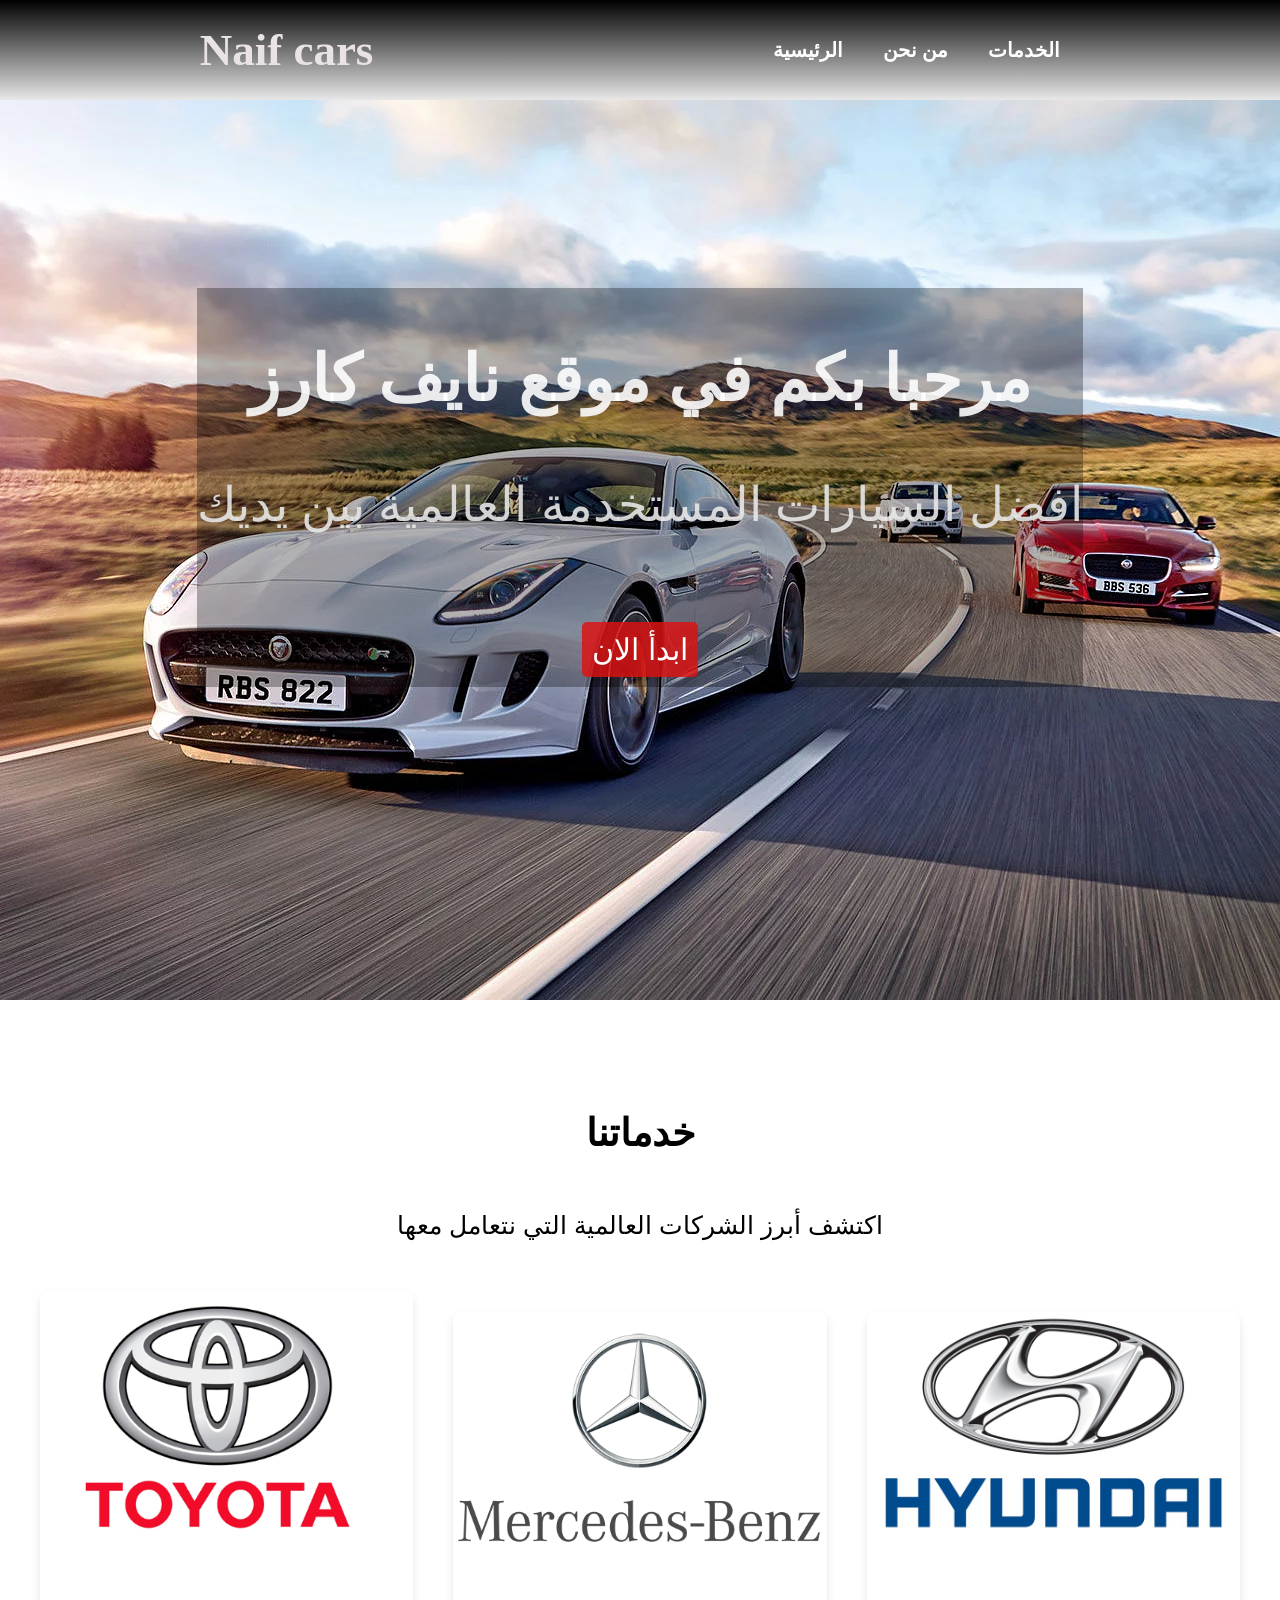
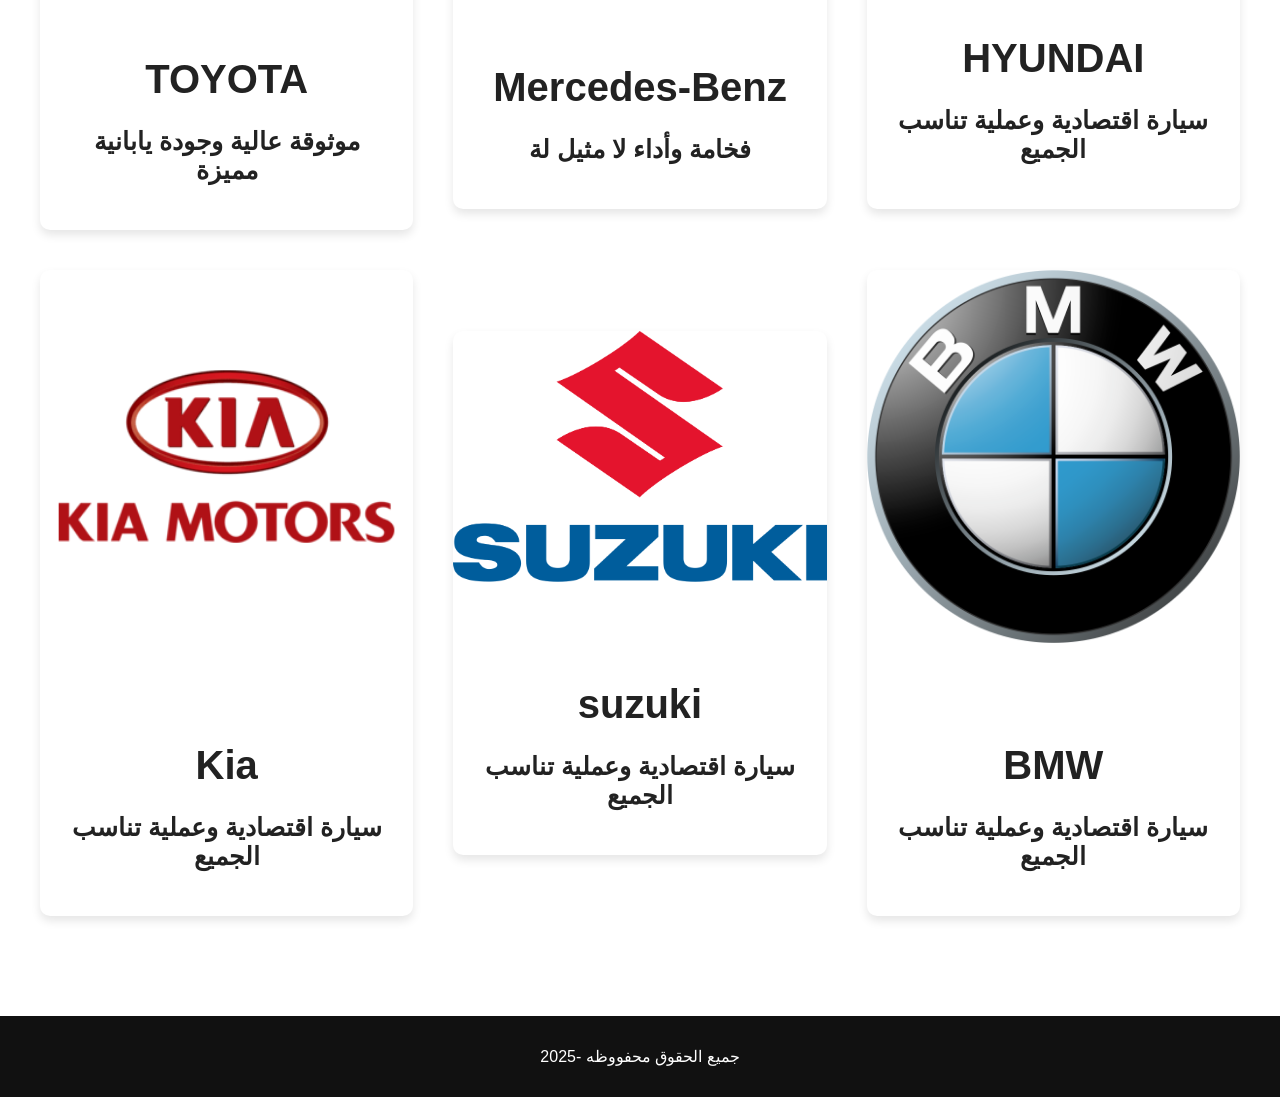
<file: index.html>
<!DOCTYPE html>
<html lang="en">
<head>
    <meta charset="UTF-8">
    <meta name="viewport" content="width=device-width, initial-scale=1.0">
    <title>Naif</title>
    <link rel="stylesheet" href="style.css">
</head>
<body>
    <nav class="navbar">
        <div class="main-logo">Naif cars</div>
        
        <ul class="nav-links">
        <li><a href="#">الرئيسية</a></li>
        <li><a href="about.html">من نحن</a></li>
        <li><a href="service.html">الخدمات</a></li>
       
     </ul>
    </nav>

    <section class="hero">
        <div class="hero-content">
            <h1 class="hero-title">مرحبا بكم في موقع نايف كارز</h1>
            <p class="hero-subtitle">افضل السيارات المستخدمة العالمية بين يديك</p>
            <a href="#products">ابدأ الان</a>
        </div>
    </section>



            <section class="products" id="products">
            <div class="products-title">
            <h2>خدماتنا</h2>
            <p class="products-p">اكتشف أبرز الشركات العالمية التي نتعامل معها</p>
        </div>
    


    <div class="product-container">
        
       
        <div class="product-card">
        <a href="TOYOTA.html" class="company-link">
        <img src="img/تايوتا.png">
        <div class="card-body">
         <h4 class="card-title">TOYOTA</h4> 
         <p class="card-content">موثوقة عالية وجودة يابانية مميزة</p> 
        </a>
         </div>
        </div>
 

        <div class="product-card">
            <a href="Mersedes.html" class="company-link">
         <img src="img/ماؤسيديس.png">
         <div class="card-body">
         <h4 class="card-title">Mercedes-Benz</h4> 
         <p class="card-content">فخامة وأداء لا مثيل لة</p> 
         </a>
         </div>
        </div>


        <div class="product-card">
            <a href="Hoyndai.html" class="company-link">
         <img src="img/هايون.jpg">
         <div class="card-body">
         <h4 class="card-title">HYUNDAI</h4> 
         <p class="card-content">سيارة اقتصادية وعملية تناسب الجميع</p> 
         </a>
         </div>
        </div>

         <div class="product-card">
            <a href="Kia.html" class="company-link">
         <img src="img/كيا.png">
         <div class="card-body">
         <h4 class="card-title">Kia</h4> 
         <p class="card-content">سيارة اقتصادية وعملية تناسب الجميع</p> 
         </a>
         </div>
        </div>

         <div class="product-card">
            <a href="suzuki.html" class="company-link">
         <img src="img/سازوكي.png">
         <div class="card-body">
         <h4 class="card-title">suzuki</h4> 
         <p class="card-content">سيارة اقتصادية وعملية تناسب الجميع</p> 
         </a>
         </div>
        </div>

         <div class="product-card">
            <a href="BMW.html" class="company-link">
         <img src="img/بي ام.png">
         <div class="card-body">
         <h4 class="card-title">BMW</h4> 
         <p class="card-content">سيارة اقتصادية وعملية تناسب الجميع</p> 
         </a>
         </div>
        </div>



        </div>
    </section>

    <footer>
    <p>جميع الحقوق محفووظه -2025</p>
</footer>

<script src="script.js"></script>
</body>
</html>
</file>
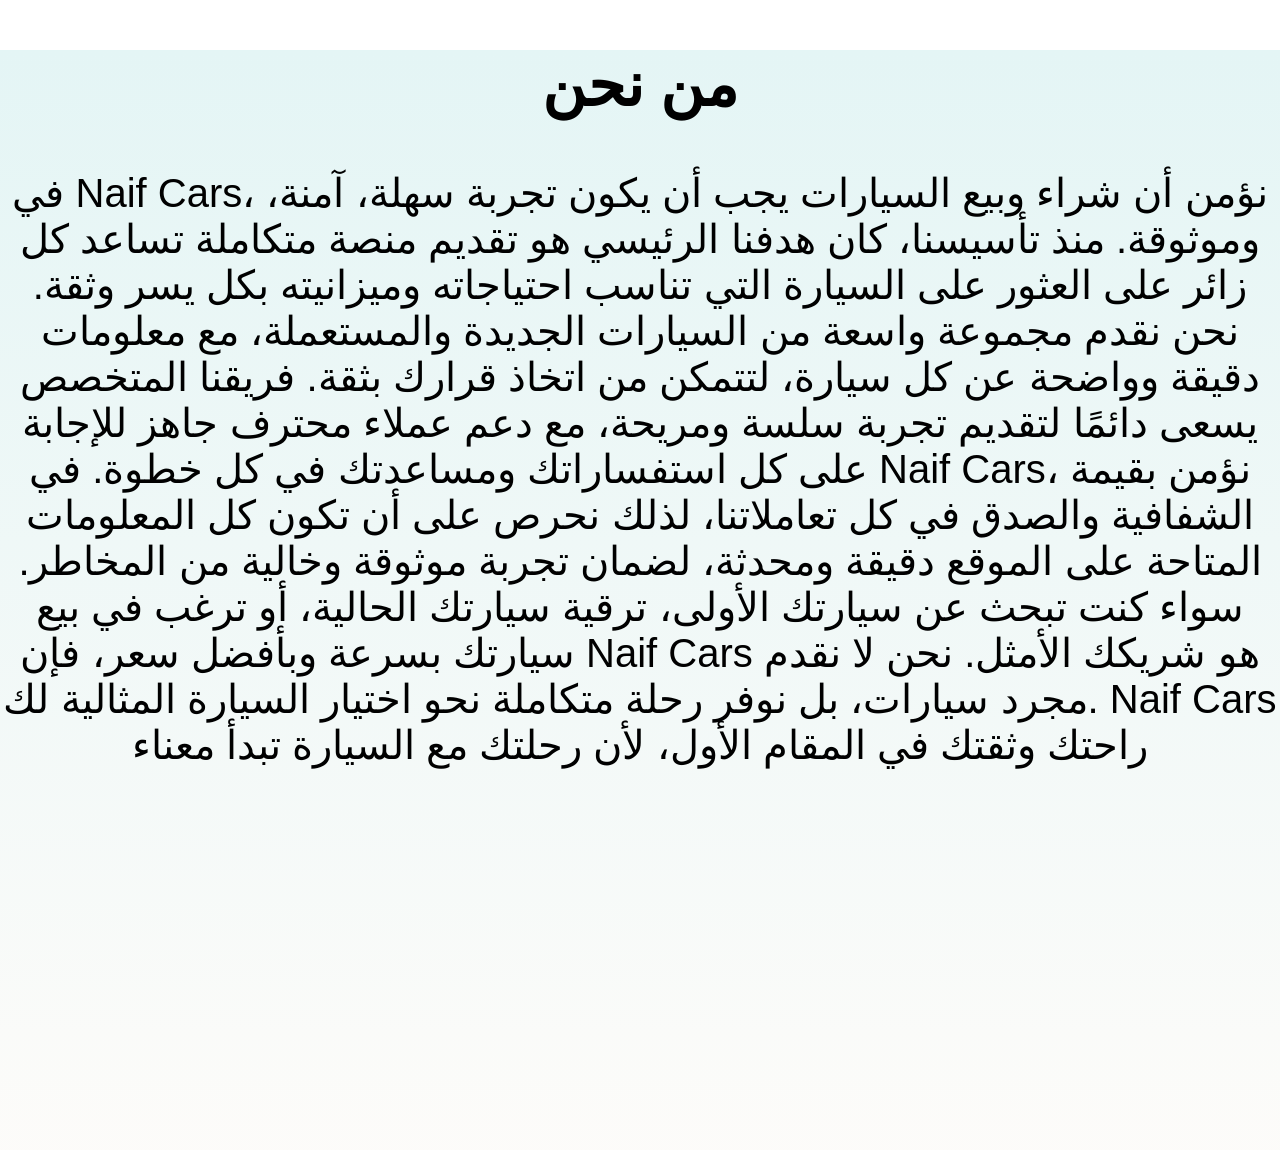
<file: about.html>
<!DOCTYPE html>
<html lang="en">
<head>
    <meta charset="UTF-8">
    <meta name="viewport" content="width=device-width, initial-scale=1.0">
    <title>Document</title>
    <link rel="stylesheet" href="index.html">
    <link rel="stylesheet" href="style.css">
</head>
<body>
    

    <section class="about" id="about">
  <h2>من نحن</h2>
  <p> 
  

في Naif Cars، نؤمن أن شراء وبيع السيارات يجب أن يكون تجربة سهلة، آمنة، وموثوقة. منذ تأسيسنا، كان هدفنا الرئيسي هو تقديم منصة متكاملة تساعد كل زائر على العثور على السيارة التي تناسب احتياجاته وميزانيته بكل يسر وثقة.

نحن نقدم مجموعة واسعة من السيارات الجديدة والمستعملة، مع معلومات دقيقة وواضحة عن كل سيارة، لتتمكن من اتخاذ قرارك بثقة. فريقنا المتخصص يسعى دائمًا لتقديم تجربة سلسة ومريحة، مع دعم عملاء محترف جاهز للإجابة على كل استفساراتك ومساعدتك في كل خطوة.

في Naif Cars، نؤمن بقيمة الشفافية والصدق في كل تعاملاتنا، لذلك نحرص على أن تكون كل المعلومات المتاحة على الموقع دقيقة ومحدثة، لضمان تجربة موثوقة وخالية من المخاطر.

سواء كنت تبحث عن سيارتك الأولى، ترقية سيارتك الحالية، أو ترغب في بيع سيارتك بسرعة وبأفضل سعر، فإن Naif Cars هو شريكك الأمثل. نحن لا نقدم مجرد سيارات، بل نوفر رحلة متكاملة نحو اختيار السيارة المثالية لك.

Naif Cars راحتك وثقتك في المقام الأول، لأن رحلتك مع السيارة تبدأ معناء
  </p>
</section>
</body>
</html>
</file>
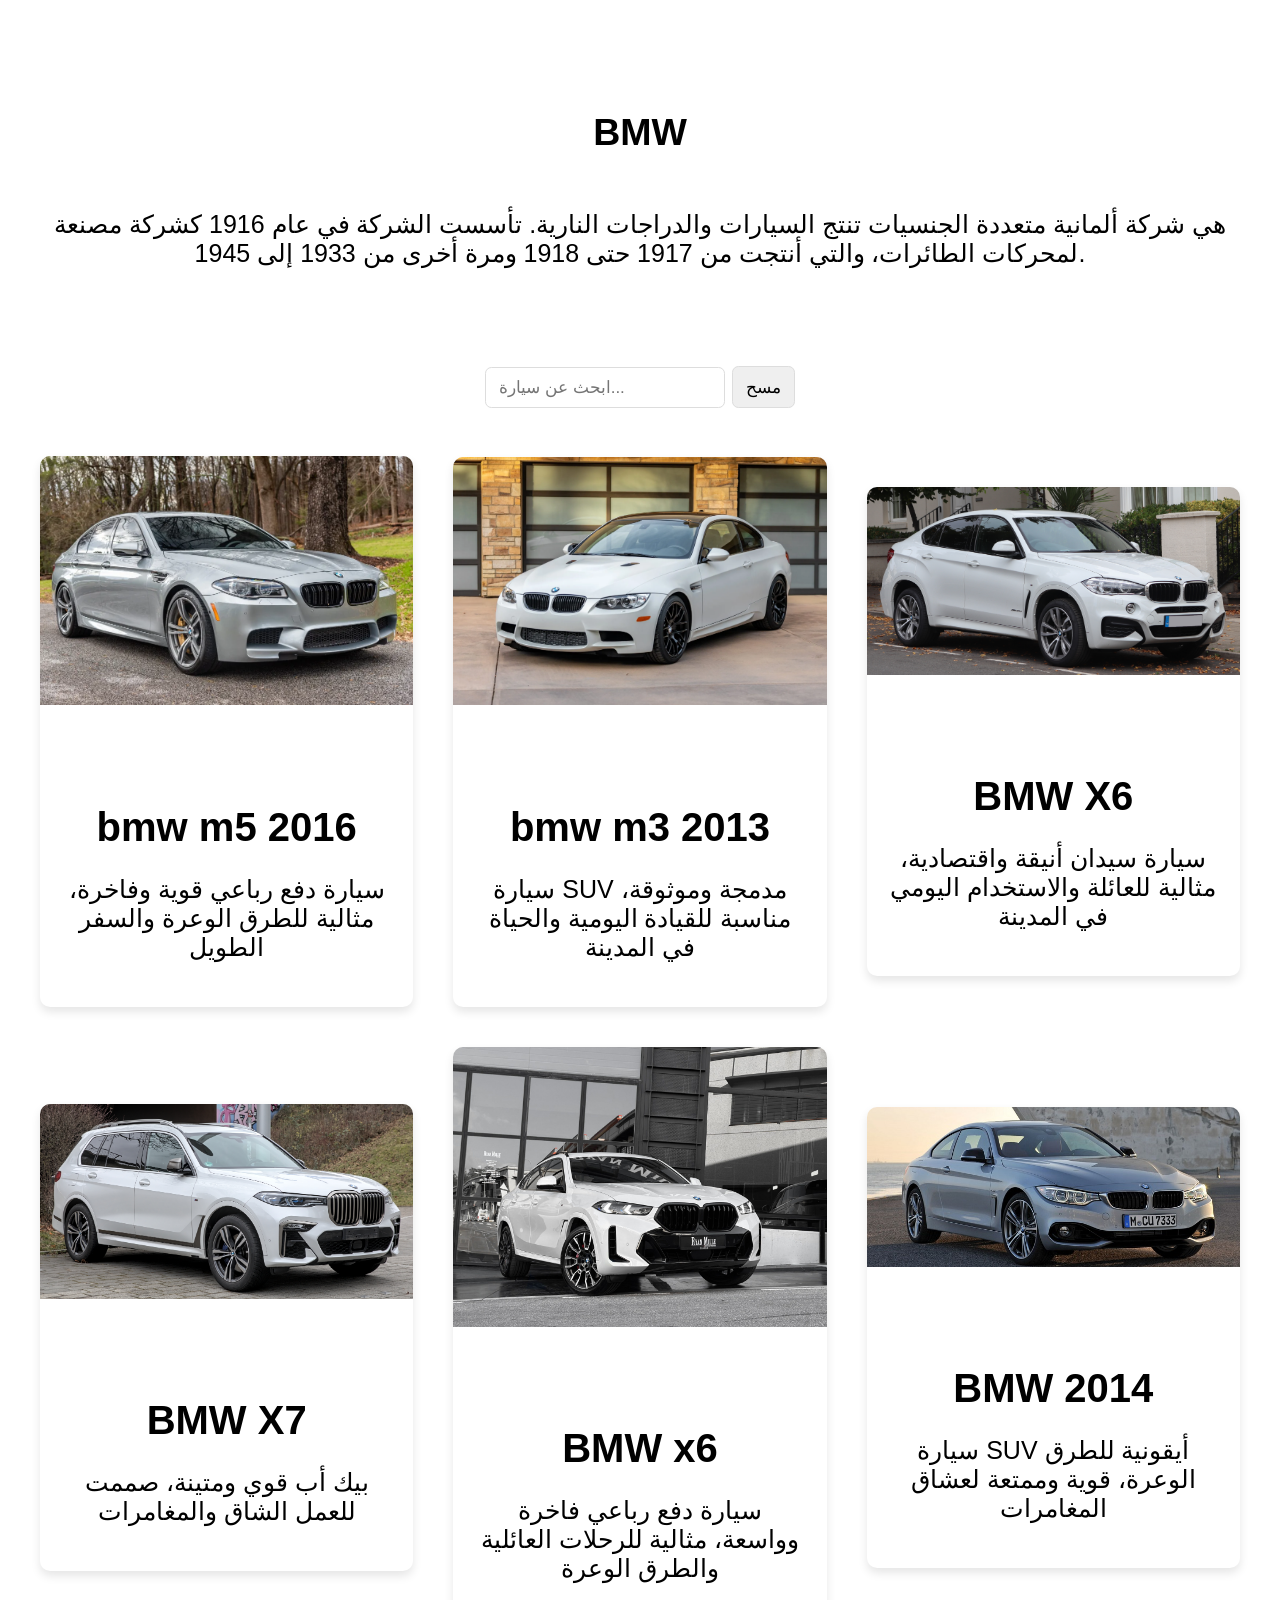
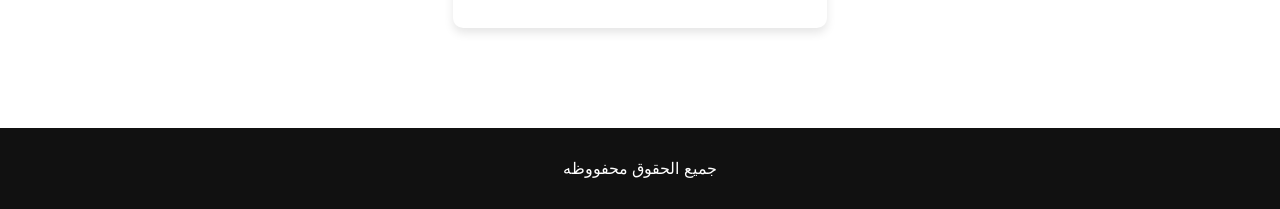
<file: BMW.html>
<!DOCTYPE html>
<html lang="en">
<head>
    <meta charset="UTF-8">
    <meta name="viewport" content="width=device-width, initial-scale=1.0">
    <title>Document</title>
    <link rel="stylesheet" href="index.html">
    <link rel="stylesheet" href="style.css">
</head>
<body>
    

<section class="products" id="products">
            <div class="products-title">
            <h2>BMW</h2>
            <p class="products-p">هي شركة ألمانية متعددة الجنسيات تنتج السيارات والدراجات النارية. تأسست الشركة في عام 1916 كشركة مصنعة لمحركات الطائرات، والتي أنتجت من 1917 حتى 1918 ومرة أخرى من 1933 إلى 1945.</p>
        </div>
    


<div class="search-bar">
  <input id="searchInput" type="text" placeholder="ابحث عن سيارة...">
  <button id="clearBtn">مسح</button>
</div>



    <div class="product-container">

        <div class="product-card"
        data-model="bmw m5">
        <img src="img/BMW/2016_bmw_m5_2016_bmw_m5_480cea64-7c13-4617-8c75-b3c0313dfd77-5sgT9r-16197-16198-scaled.webp">
        <div class="card-body">
         <h4 class="card-title">bmw m5 2016</h4> 
         <p class="card-content">سيارة دفع رباعي قوية وفاخرة، مثالية للطرق الوعرة والسفر الطويل</p> 
         </div>
        </div>
 

        <div class="product-card"
            data-model="bmw m3">
         <img src="img/BMW/2013_bmw_m3_2013_bmw_m3_13b40cb9-4755-4082-9727-b17a8c5f220f-UeLhJe-scaled.webp">
         <div class="card-body">
         <h4 class="card-title">bmw m3 2013</h4> 
         <p class="card-content">سيارة SUV مدمجة وموثوقة، مناسبة للقيادة اليومية والحياة في المدينة</p> 
         </div>
        </div>


        <div class="product-card"
            data-model="BMW X6">
         <img src="img/BMW/2018_BMW_X6_xDrive30d_M_Sport_Automatic_3.0_Front.jpg">
         <div class="card-body">
         <h4 class="card-title">BMW X6</h4> 
         <p class="card-content">سيارة سيدان أنيقة واقتصادية، مثالية للعائلة والاستخدام اليومي في المدينة</p> 
         </div>
        </div>

         <div class="product-card"
            data-model="BMW X7">
         <img src="img/BMW/BMW_G07_1X7A1696 X7.jpg">
         <div class="card-body">
         <h4 class="card-title">BMW X7</h4> 
         <p class="card-content">بيك أب قوي ومتينة، صممت للعمل الشاق والمغامرات</p> 
         </div>
        </div>

         <div class="product-card"
            data-model="BMW x6">
         <img src="img/BMW/IMG_0694-scaled x6 2020.jpg">
         <div class="card-body">
         <h4 class="card-title">BMW x6</h4> 
         <p class="card-content">سيارة دفع رباعي فاخرة وواسعة، مثالية للرحلات العائلية والطرق الوعرة</p> 
         </div>
        </div>

         <div class="product-card"
            data-model="BMW 2014">
         <img src="img/BMW/M4 2014.jpg">
         <div class="card-body">
         <h4 class="card-title">BMW 2014</h4> 
         <p class="card-content">سيارة SUV أيقونية للطرق الوعرة، قوية وممتعة لعشاق المغامرات</p> 
         </div>
        </div>



        </div>
    </section>

    <footer>
    <p>جميع الحقوق محفووظه</p>
</footer>



<div id="carModal" class="modal">
  <div class="modal-content">
    <span class="close">&times;</span>
    <h2 id="modalName"></h2>
    <img id="modalFront" width="200">
    <img id="modalBack" width="200">
    <p id="modalSpecs"></p>
    <p id="modalPrice"></p>
  </div>
</div>

<script src="script.js"></script>
</body>
</html>
</file>
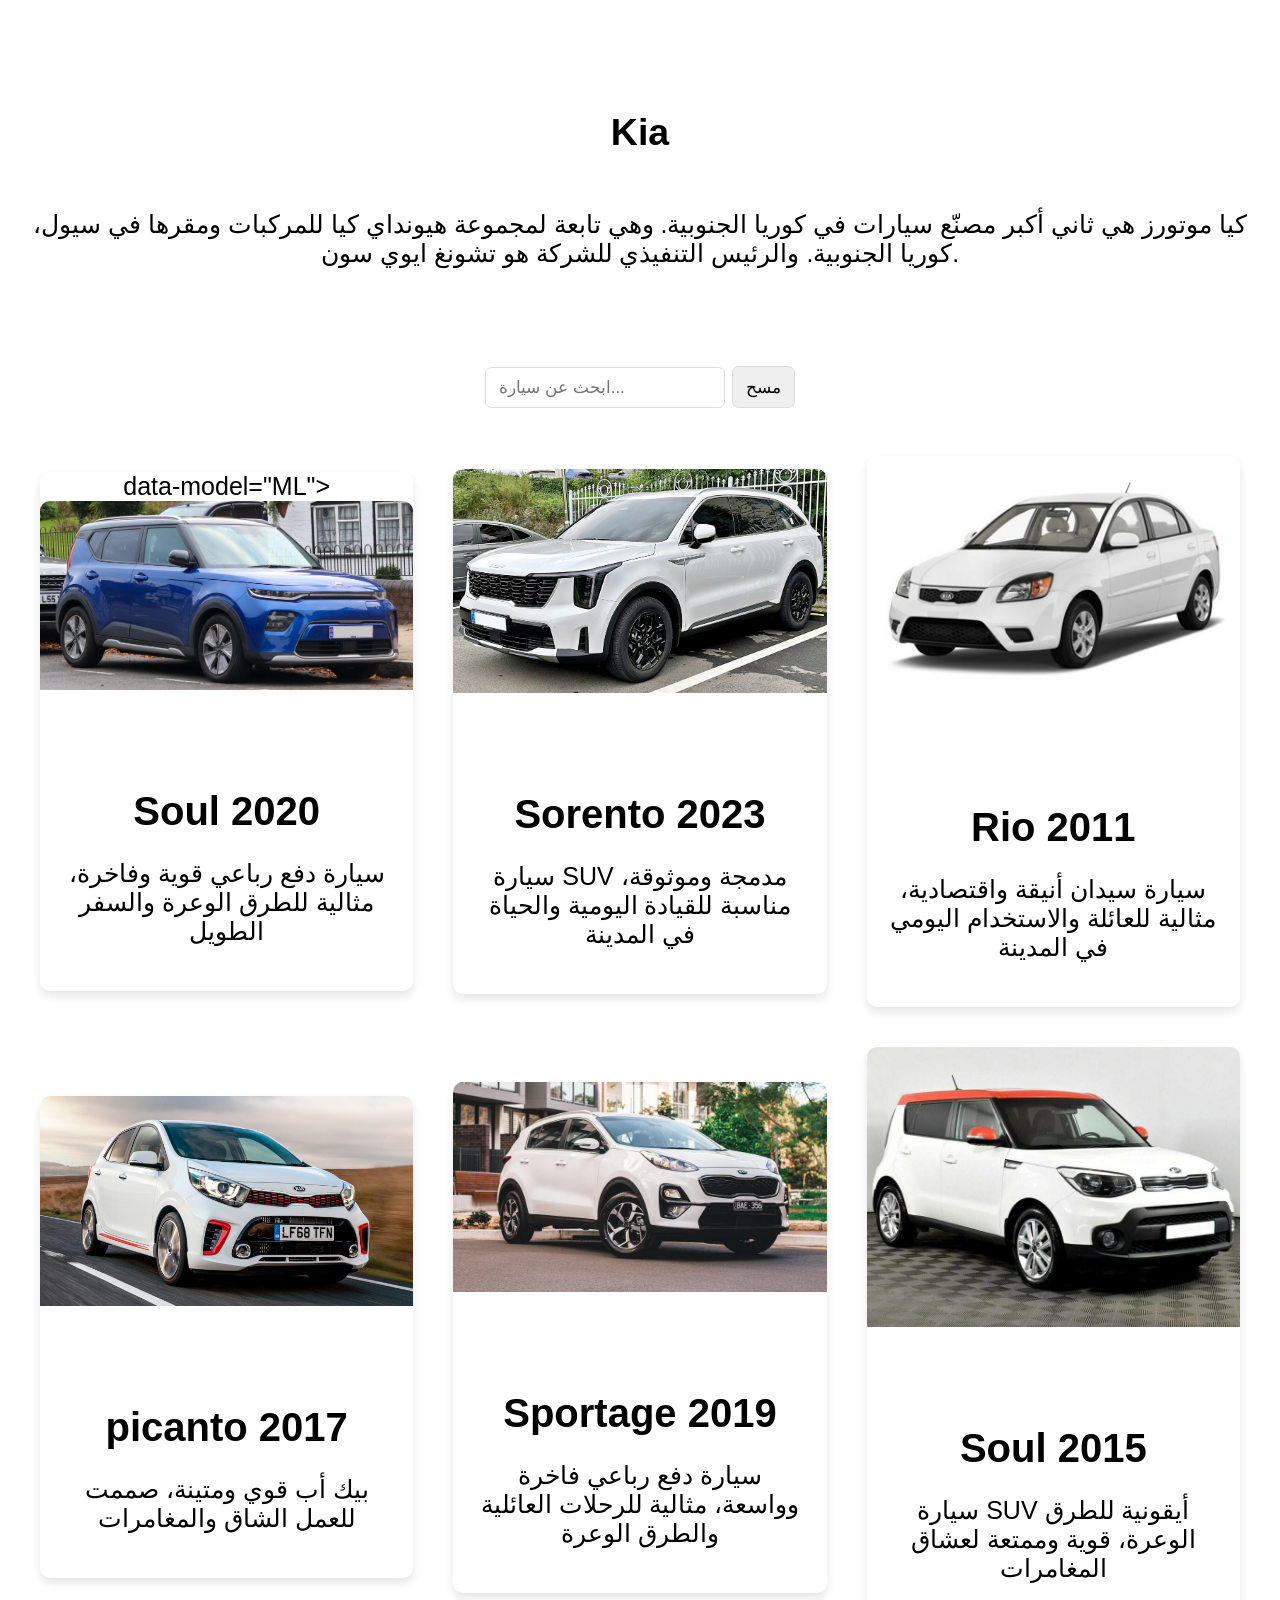
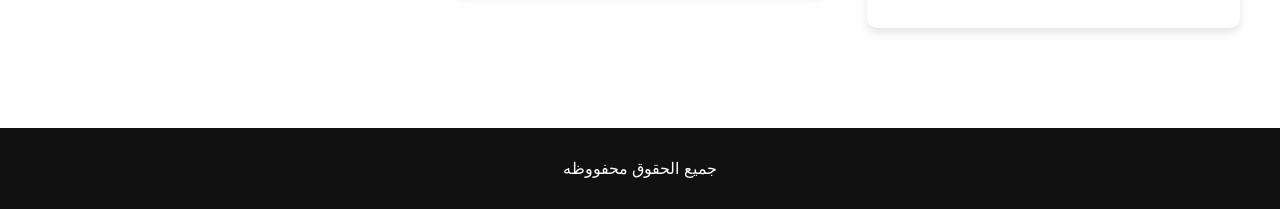
<file: Kia.html>
<!DOCTYPE html>
<html lang="en">
<head>
    <meta charset="UTF-8">
    <meta name="viewport" content="width=device-width, initial-scale=1.0">
    <title>Document</title>
    <link rel="stylesheet" href="index.html">
    <link rel="stylesheet" href="style.css">
</head>
<body>
    

<section class="products" id="products">
            <div class="products-title">
            <h2>Kia</h2>
            <p class="products-p">كيا موتورز هي ثاني أكبر مصنّع سيارات في كوريا الجنوبية. وهي تابعة لمجموعة هيونداي كيا للمركبات ومقرها في سيول، كوريا الجنوبية. والرئيس التنفيذي للشركة هو تشونغ ايوي سون.</p>
        </div>
    


        <div class="search-bar">
  <input id="searchInput" type="text" placeholder="ابحث عن سيارة...">
  <button id="clearBtn">مسح</button>
</div>



    <div class="product-container">

        <div class="product-card">
         data-model="ML">
        <img src="img/Kia/2020_Kia_Soul_First_Edition_EV_Front.jpg">
        <div class="card-body">
         <h4 class="card-title">Soul 2020</h4> 
         <p class="card-content">سيارة دفع رباعي قوية وفاخرة، مثالية للطرق الوعرة والسفر الطويل</p> 
         </div>
        </div>
 

        <div class="product-card"
             data-model="Sorento">
         <img src="img/Kia/2023_Kia_Sorento_MQ4_1.jpg">
         <div class="card-body">
         <h4 class="card-title">Sorento 2023</h4> 
         <p class="card-content">سيارة SUV مدمجة وموثوقة، مناسبة للقيادة اليومية والحياة في المدينة</p> 
         </div>
        </div>


        <div class="product-card"
             data-model="Rio">
         <img src="img/Kia/Kia Rio 2011.jpg">
         <div class="card-body">
         <h4 class="card-title">Rio 2011</h4> 
         <p class="card-content">سيارة سيدان أنيقة واقتصادية، مثالية للعائلة والاستخدام اليومي في المدينة</p> 
         </div>
        </div>

         <div class="product-card"
             data-model="picanto">
         <img src="img/Kia/kia-picanto-gt-line-s-720x405px.jpg">
         <div class="card-body">
         <h4 class="card-title">picanto 2017</h4> 
         <p class="card-content">بيك أب قوي ومتينة، صممت للعمل الشاق والمغامرات</p> 
         </div>
        </div>

         <div class="product-card"
             data-model="Sportage">
         <img src="img/Kia/Sportage 2019.avif">
         <div class="card-body">
         <h4 class="card-title">Sportage 2019</h4> 
         <p class="card-content">سيارة دفع رباعي فاخرة وواسعة، مثالية للرحلات العائلية والطرق الوعرة</p> 
         </div>
        </div>

         <div class="product-card"
             data-model="Soul">
         <img src="img/Kia/كيا-Soul-1.jpg">
         <div class="card-body">
         <h4 class="card-title">Soul 2015</h4> 
         <p class="card-content">سيارة SUV أيقونية للطرق الوعرة، قوية وممتعة لعشاق المغامرات</p> 
         </div>
        </div>



        </div>
    </section>

    <footer>
    <p>جميع الحقوق محفووظه</p>
</footer>


<div id="carModal" class="modal">
  <div class="modal-content">
    <span class="close">&times;</span>
    <h2 id="modalName"></h2>
    <img id="modalFront" width="200">
    <img id="modalBack" width="200">
    <p id="modalSpecs"></p>
    <p id="modalPrice"></p>
  </div>
</div>


<script src="script.js"></script>
</body>
</html>
</file>
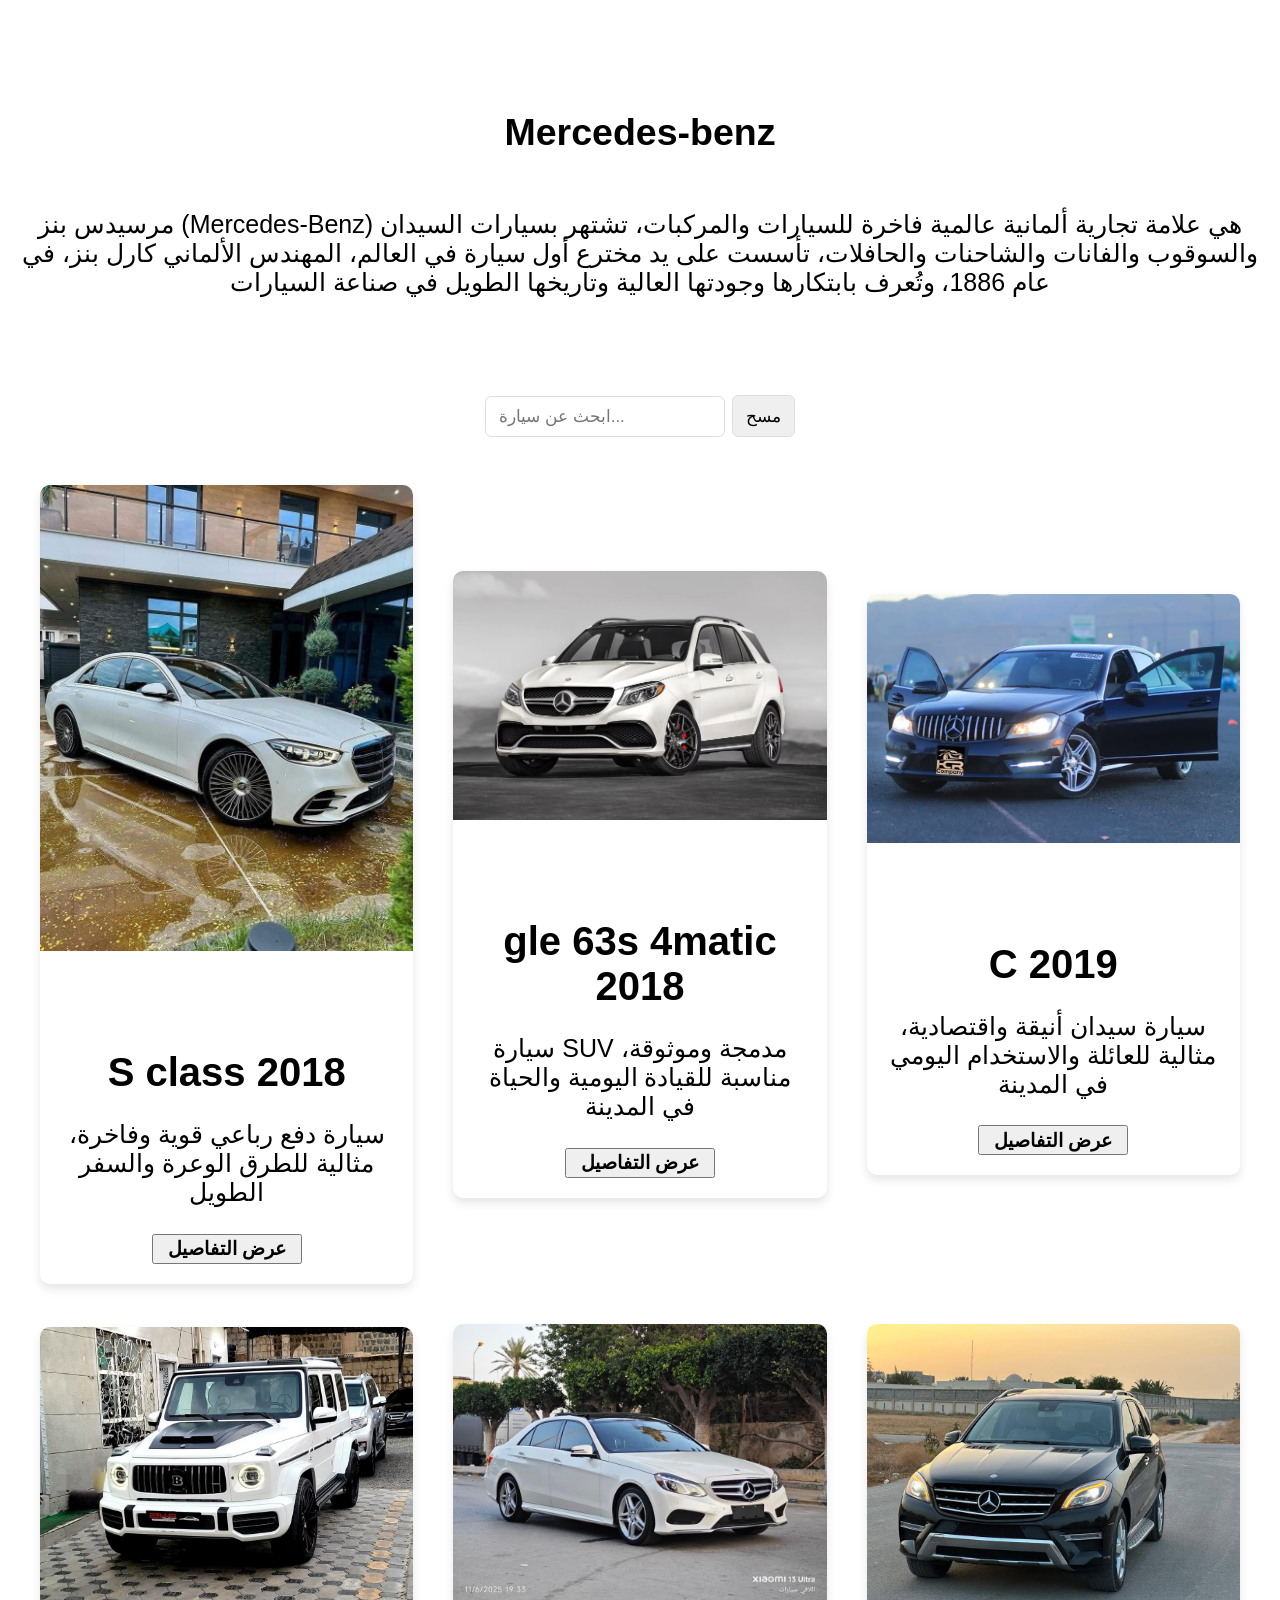
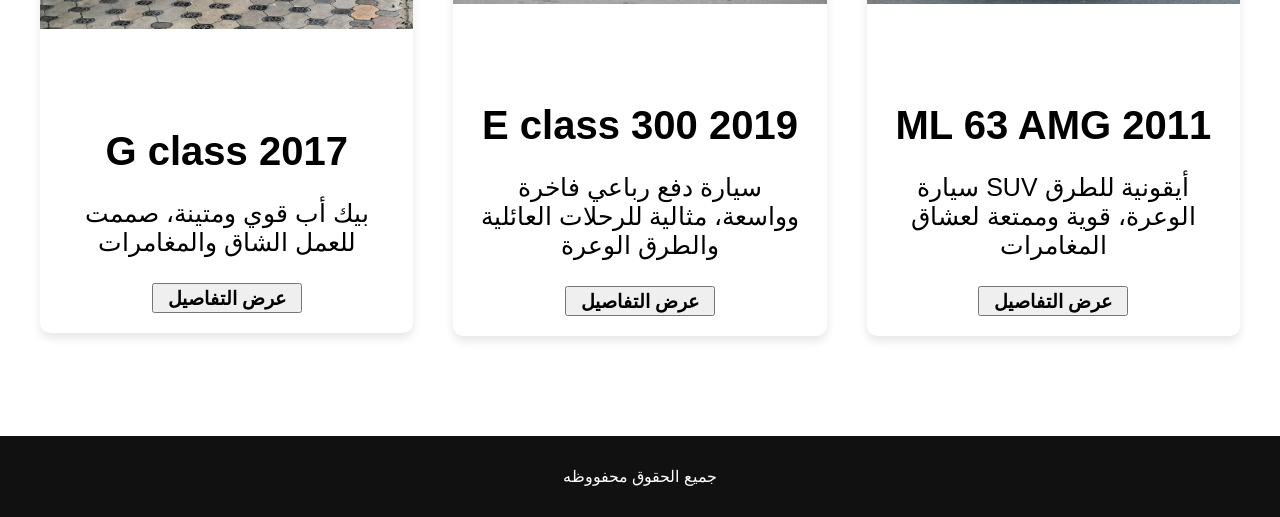
<file: Mersedes.html>
<!DOCTYPE html>
<html lang="en">
<head>
    <meta charset="UTF-8">
    <meta name="viewport" content="width=device-width, initial-scale=1.0">
    <title>Document</title>
    <link rel="stylesheet" href="index.html">
    <link rel="stylesheet" href="style.css">
</head>
<body>
    

<section class="products" id="products">
            <div class="products-title">
            <h2>Mercedes-benz</h2>
            <p class="products-p">مرسيدس بنز (Mercedes-Benz) هي علامة تجارية ألمانية عالمية فاخرة للسيارات والمركبات، تشتهر بسيارات السيدان والسوقوب والفانات والشاحنات والحافلات، تأسست على يد مخترع أول سيارة في العالم، المهندس الألماني كارل بنز، في عام 1886، وتُعرف بابتكارها وجودتها العالية وتاريخها الطويل في صناعة السيارات </p>
        </div>
    

<div class="search-bar">
  <input id="searchInput" type="text" placeholder="ابحث عن سيارة...">
  <button id="clearBtn">مسح</button>
</div>



    <div class="product-container">
        
        <div class="product-card"
        
        data-name="S class"
            data-img-front="img/Mersedes/sd2.jpg"
            data-img-back="img/Mersedes/sa1.jpg"
            data-specs="    محرك اقتصادي وعملي.

مقصورة داخلية مريحة ومساحة جيدة."
            data-price="$15000">
        <img src="img/Mersedes/sa1.jpg">
        <div class="card-body">
         <h4 class="card-title">S class 2018</h4> 
         <p class="card-content">سيارة دفع رباعي قوية وفاخرة، مثالية للطرق الوعرة والسفر الطويل</p> 
         <button class="open-modal">عرض التفاصيل</button>
         </div>
        </div>
 

        <div class="product-card"
            
             data-name="gle 63s"
            data-img-front="img/Mersedes/gled.jpg"
            data-img-back="img/Mersedes/gled2.jpg"
            data-specs="gle 2017  محرك اقتصادي وعملي.

مقصورة داخلية مريحة ومساحة جيدة.

صيانة سهلة وتوفر قطع الغيار.

سمعة قوية في التحمل وطول العمر."
            data-price="$15000">
         <img src="img/Mersedes/2018_mercedes-benz_gle-class_4dr-suv_amg-gle-63-s-4matic_fq_oem_1_1600.avif">
         <div class="card-body">
         <h4 class="card-title">gle 63s 4matic 2018</h4> 
         <p class="card-content">سيارة SUV مدمجة وموثوقة، مناسبة للقيادة اليومية والحياة في المدينة</p> 
         <button class="open-modal">عرض التفاصيل</button>
         </div>
        </div>


        <div class="product-card"
            
             data-name="C 2019"
            data-img-front="img/Mersedes/cd.jpg"
            data-img-back="img/Mersedes/cd2.jpg"
            data-specs="C 2019   محرك اقتصادي وعملي.

مقصورة داخلية مريحة ومساحة جيدة.

صيانة سهلة وتوفر قطع الغيار.

سمعة قوية في التحمل وطول العمر."
            data-price="$15000">
         <img src="img/Mersedes/ca.jpg">
         <div class="card-body">
         <h4 class="card-title">C 2019</h4> 
         <p class="card-content">سيارة سيدان أنيقة واقتصادية، مثالية للعائلة والاستخدام اليومي في المدينة</p> 
         <button class="open-modal">عرض التفاصيل</button>
         </div>
        </div>


         <div class="product-card"
            
             data-name="G Class"
            data-img-front="img/Mersedes/gd.jpg"
            data-img-back="img/Mersedes/gd2.jpg"
            data-specs="G Class 2020  محرك اقتصادي وعملي.

مقصورة داخلية مريحة ومساحة جيدة.

صيانة سهلة وتوفر قطع الغيار.

سمعة قوية في التحمل وطول العمر."
            data-price="$15000">
         <img src="img/Mersedes/ga.jpg">
         <div class="card-body">
         <h4 class="card-title">G class 2017</h4> 
         <p class="card-content">بيك أب قوي ومتينة، صممت للعمل الشاق والمغامرات</p> 
         <button class="open-modal">عرض التفاصيل</button>
         </div>
        </div>

         <div class="product-card"
            
            data-name="E"
            data-img-front="img/Mersedes/ed2.jpg"
            data-img-back="img/Mersedes/ed.jpg"
            data-specs="E 2015  محرك اقتصادي وعملي.

مقصورة داخلية مريحة ومساحة جيدة.

صيانة سهلة وتوفر قطع الغيار.

سمعة قوية في التحمل وطول العمر."
            data-price="$15000">
         <img src="img/Mersedes/ea.jpg">
         <div class="card-body">
         <h4 class="card-title">E class 300 2019</h4> 
         <p class="card-content">سيارة دفع رباعي فاخرة وواسعة، مثالية للرحلات العائلية والطرق الوعرة</p> 
         <button class="open-modal">عرض التفاصيل</button>
         </div>
        </div>

         <div class="product-card"
           
            data-name="ML"
            data-img-front="img/Mersedes/mld.jpg"
            data-img-back="img/Mersedes/ml k.jpg"
            data-specs="ML 2015  محرك اقتصادي وعملي.

مقصورة داخلية مريحة ومساحة جيدة.

صيانة سهلة وتوفر قطع الغيار.

سمعة قوية في التحمل وطول العمر."
            data-price="$15000">
         <img src="img/Mersedes/ml a.jpg">
         <div class="card-body">
         <h4 class="card-title">ML 63 AMG 2011</h4> 
         <p class="card-content">سيارة SUV أيقونية للطرق الوعرة، قوية وممتعة لعشاق المغامرات</p> 
         <button class="open-modal">عرض التفاصيل</button>
         </div>
        </div>



        </div>
    </section>

    <footer>
    <p>جميع الحقوق محفووظه</p>
</footer>


<div id="carModal" class="modal">
  <div class="modal-content">
    <span class="close">&times;</span>
    <h2 id="modalName"></h2>
    <img id="modalFront" width="330">
    <img id="modalBack" width="330">
    <p id="modalSpecs"></p>
    <p id="modalPrice"></p>
  </div>
</div>


<script src="script.js"></script>
</body>
</html>
</file>
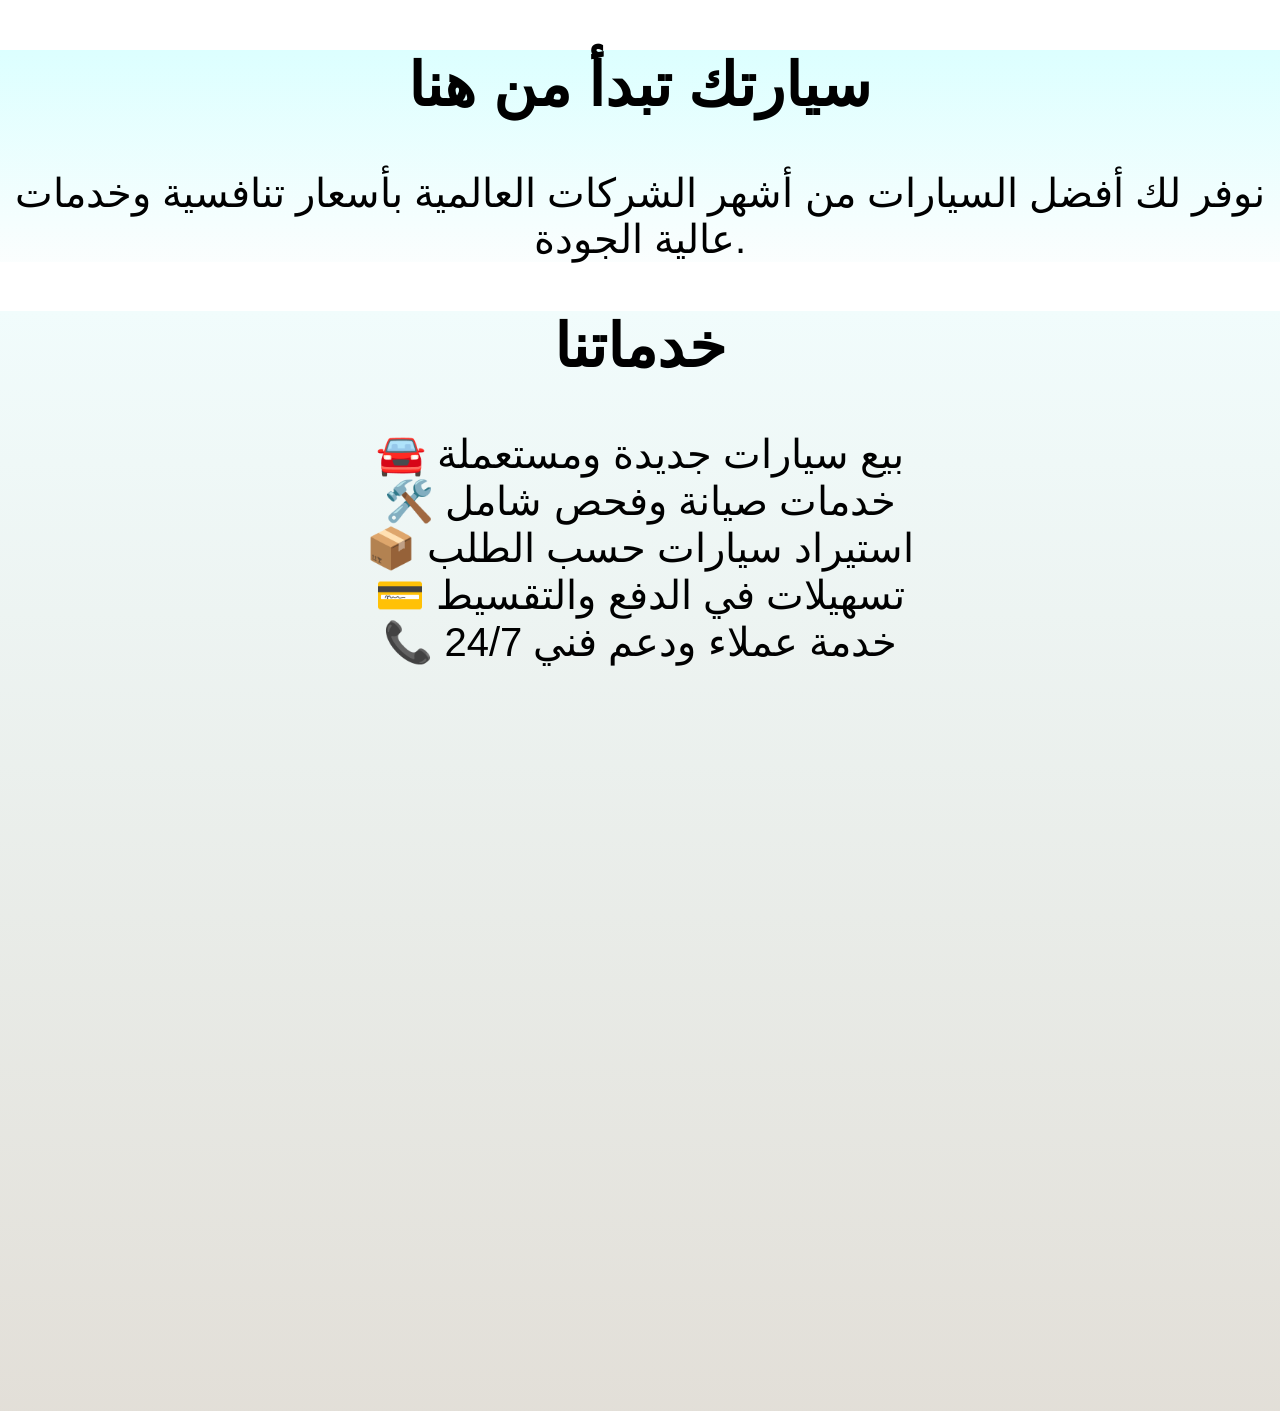
<file: service.html>
<!DOCTYPE html>
<html lang="en">
<head>
    <meta charset="UTF-8">
    <meta name="viewport" content="width=device-width, initial-scale=1.0">
    <title>Document</title>
    <link rel="stylesheet" href="index.html">
    <link rel="stylesheet" href="style.css">
</head>
<body>
    
    <section class="servicess">
  <h1>سيارتك تبدأ من هنا</h1>
  <p>نوفر لك أفضل السيارات من أشهر الشركات العالمية بأسعار تنافسية وخدمات عالية الجودة.</p>
  
</section>



<section class="services">
  <h2>خدماتنا</h2>
  <ul>
    <li>🚘 بيع سيارات جديدة ومستعملة</li>
    <li>🛠️ خدمات صيانة وفحص شامل</li>
    <li>📦 استيراد سيارات حسب الطلب</li>
    <li>💳 تسهيلات في الدفع والتقسيط</li>
    <li>📞 خدمة عملاء ودعم فني 24/7</li>
  </ul>
</section>
</body>
</html>
</file>
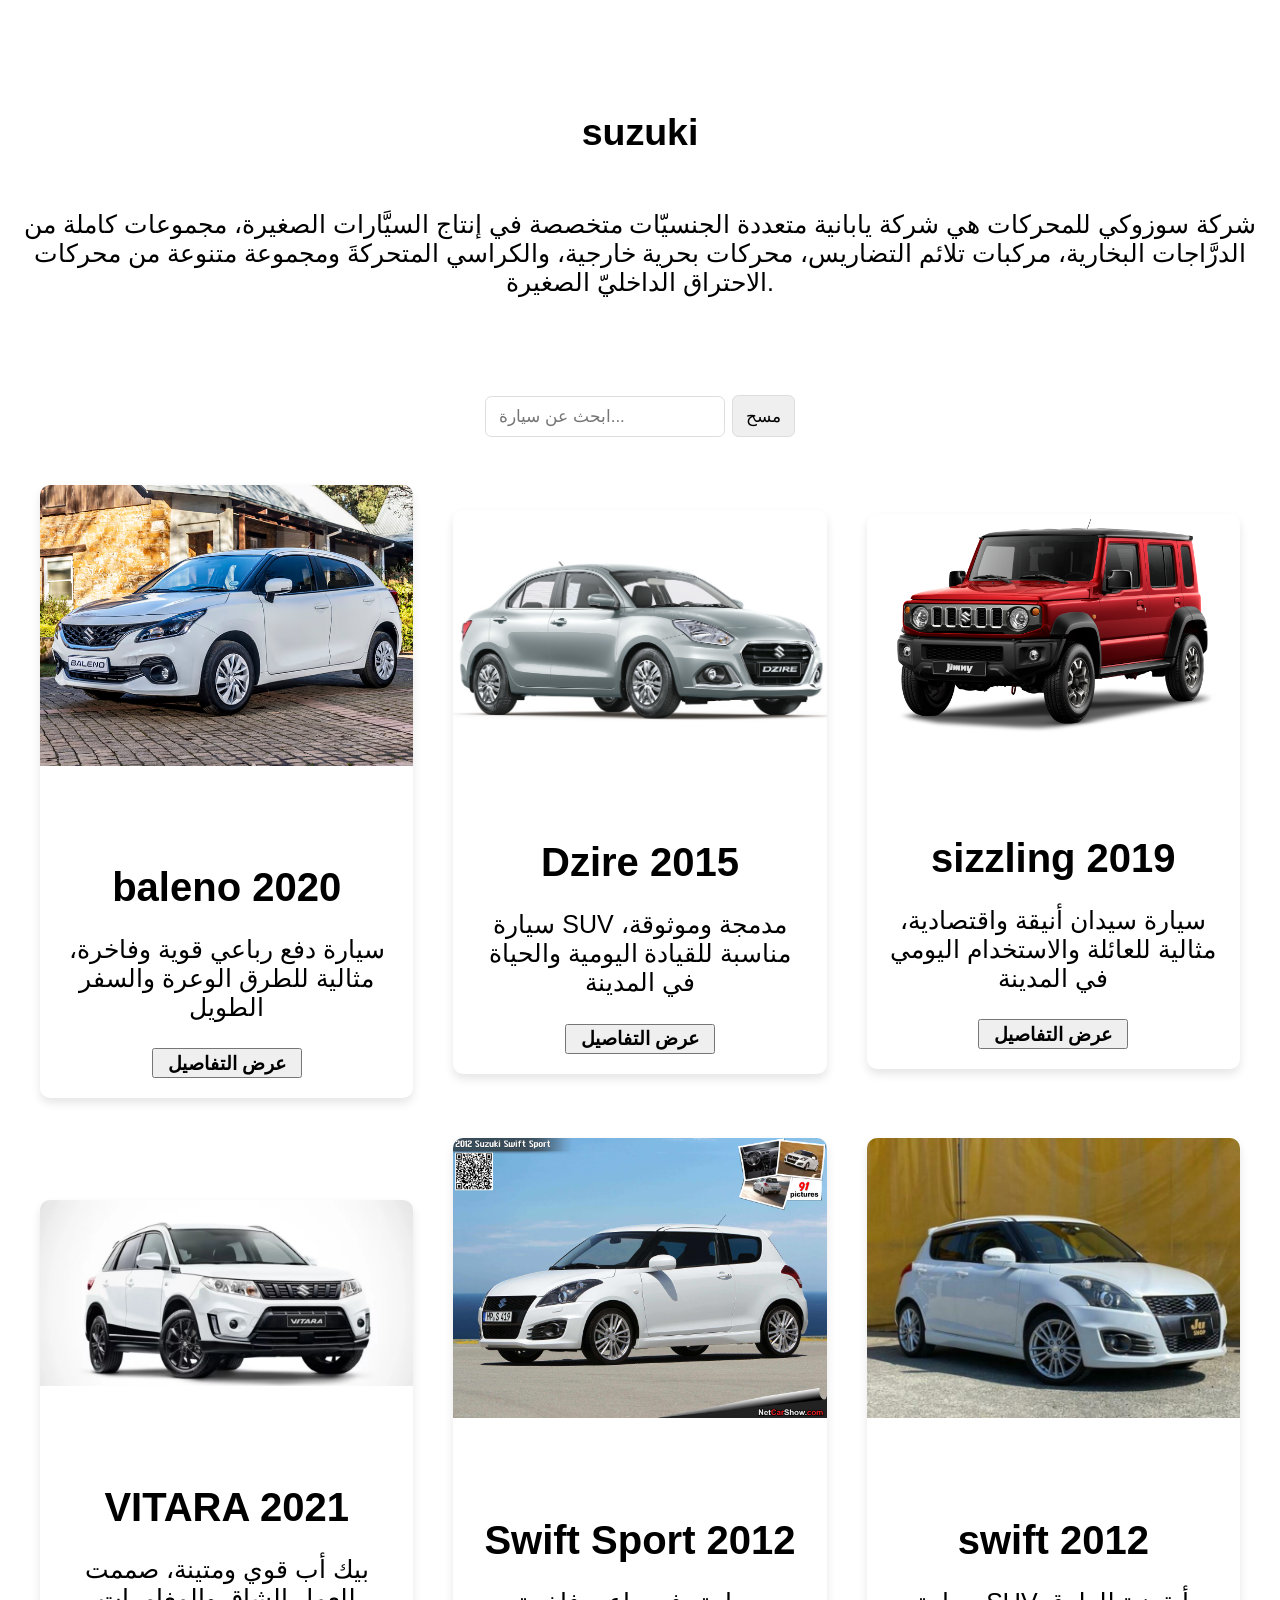
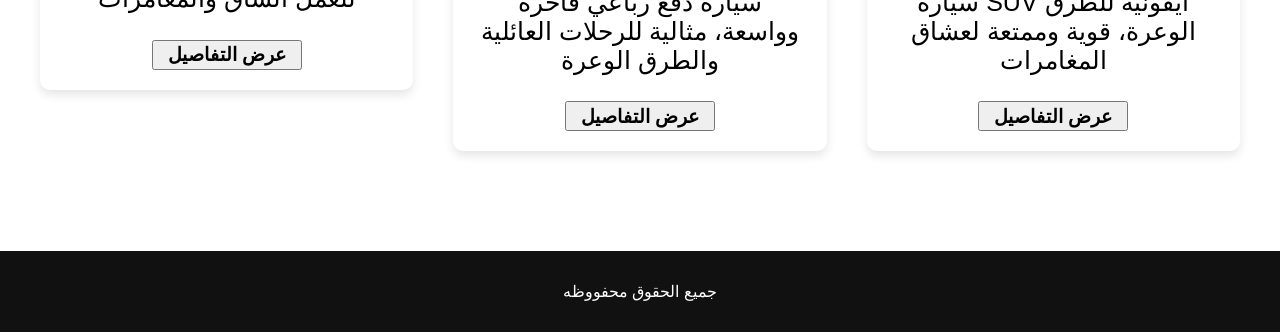
<file: suzuki.html>
<!DOCTYPE html>
<html lang="en">
<head>
    <meta charset="UTF-8">
    <meta name="viewport" content="width=device-width, initial-scale=1.0">
    <title>Document</title>
    <link rel="stylesheet" href="index.html">
    <link rel="stylesheet" href="style.css">
</head>
<body>
    

<section class="products" id="products">
            <div class="products-title">
            <h2>suzuki</h2>
            <p class="products-p">شركة سوزوكي للمحركات هي شركة يابانية متعددة الجنسيّات متخصصة في إنتاج السيَّارات الصغيرة، مجموعات كاملة من الدرَّاجات البخارية، مركبات تلائم التضاريس، محركات بحرية خارجية، والكراسي المتحركةَ ومجموعة متنوعة من محركات الاحتراق الداخليّ الصغيرة.</p>
        </div>
    

<div class="search-bar">
  <input id="searchInput" type="text" placeholder="ابحث عن سيارة...">
  <button id="clearBtn">مسح</button>
</div>



    <div class="product-container">

        <div class="product-card"
        
        data-name="baleno"
            data-img-front="img/TOYOTA/كوريلا.jpeg"
            data-img-back="img/TOYOTA/كوريلا.jpeg"
            data-specs="kjbkj"
            data-price="654">
        <img src="img/suzuki/baleno-fl-2.avif">
        <div class="card-body">
         <h4 class="card-title">baleno 2020</h4> 
         <p class="card-content">سيارة دفع رباعي قوية وفاخرة، مثالية للطرق الوعرة والسفر الطويل</p> 
         <button class="open-modal">عرض التفاصيل</button>
         </div>
        </div>
 

        <div class="product-card"
            
            data-name="Dzire"
            data-img-front="img/TOYOTA/كوريلا.jpeg"
            data-img-back="img/TOYOTA/كوريلا.jpeg"
            data-specs="kjbkj"
            data-price="654">
         <img src="img/suzuki/Dzire 2015.jpeg">
         <div class="card-body">
         <h4 class="card-title">Dzire 2015</h4> 
         <p class="card-content">سيارة SUV مدمجة وموثوقة، مناسبة للقيادة اليومية والحياة في المدينة</p> 
         <button class="open-modal">عرض التفاصيل</button>
         </div>
        </div>


        <div class="product-card"
            
            data-name="sizzling"
            data-img-front="img/TOYOTA/كوريلا.jpeg"
            data-img-back="img/TOYOTA/كوريلا.jpeg"
            data-specs="kjbkj"
            data-price="654">
         <img src="img/suzuki/sizzling-red-metallic Jimny.png">
         <div class="card-body">
         <h4 class="card-title">sizzling 2019</h4> 
         <p class="card-content">سيارة سيدان أنيقة واقتصادية، مثالية للعائلة والاستخدام اليومي في المدينة</p> 
         <button class="open-modal">عرض التفاصيل</button>
         </div>
        </div>

         <div class="product-card"
            
            data-name="VITARA"
            data-img-front="img/TOYOTA/كوريلا.jpeg"
            data-img-back="img/TOYOTA/كوريلا.jpeg"
            data-specs="kjbkj"
            data-price="654">
         <img src="img/suzuki/Suzuki VITARA 2021.webp">
         <div class="card-body">
         <h4 class="card-title">VITARA 2021</h4> 
         <p class="card-content">بيك أب قوي ومتينة، صممت للعمل الشاق والمغامرات</p> 
         <button class="open-modal">عرض التفاصيل</button>
         </div>
        </div>

         <div class="product-card"
            
             data-name="Swift"
            data-img-front="img/TOYOTA/كوريلا.jpeg"
            data-img-back="img/TOYOTA/كوريلا.jpeg"
            data-specs="kjbkj"
            data-price="654">
         <img src="img/suzuki/Suzuki-Swift_Sport-2012-Front_Three-Quarter.a943ed25.jpg">
         <div class="card-body">
         <h4 class="card-title">Swift Sport 2012</h4> 
         <p class="card-content">سيارة دفع رباعي فاخرة وواسعة، مثالية للرحلات العائلية والطرق الوعرة</p> 
         <button class="open-modal">عرض التفاصيل</button>
         </div>
        </div>

         <div class="product-card"
            
            data-name="swift"
            data-img-front="img/TOYOTA/كوريلا.jpeg"
            data-img-back="img/TOYOTA/كوريلا.jpeg"
            data-specs="kjbkj"
            data-price="654">
         <img src="img/suzuki/swift 2012.jpg">
         <div class="card-body">
         <h4 class="card-title">swift 2012</h4> 
         <p class="card-content">سيارة SUV أيقونية للطرق الوعرة، قوية وممتعة لعشاق المغامرات</p> 
         <button class="open-modal">عرض التفاصيل</button>
         </div>
        </div>



        </div>
    </section>

    <footer>
    <p>جميع الحقوق محفووظه</p>
</footer>


<div id="carModal" class="modal">
  <div class="modal-content">
    <span class="close">&times;</span>
    <h2 id="modalName"></h2>
    <img id="modalFront" width="200">
    <img id="modalBack" width="200">
    <p id="modalSpecs"></p>
    <p id="modalPrice"></p>
  </div>
</div>


<script src="script.js"></script>
</body>
</html>
</file>
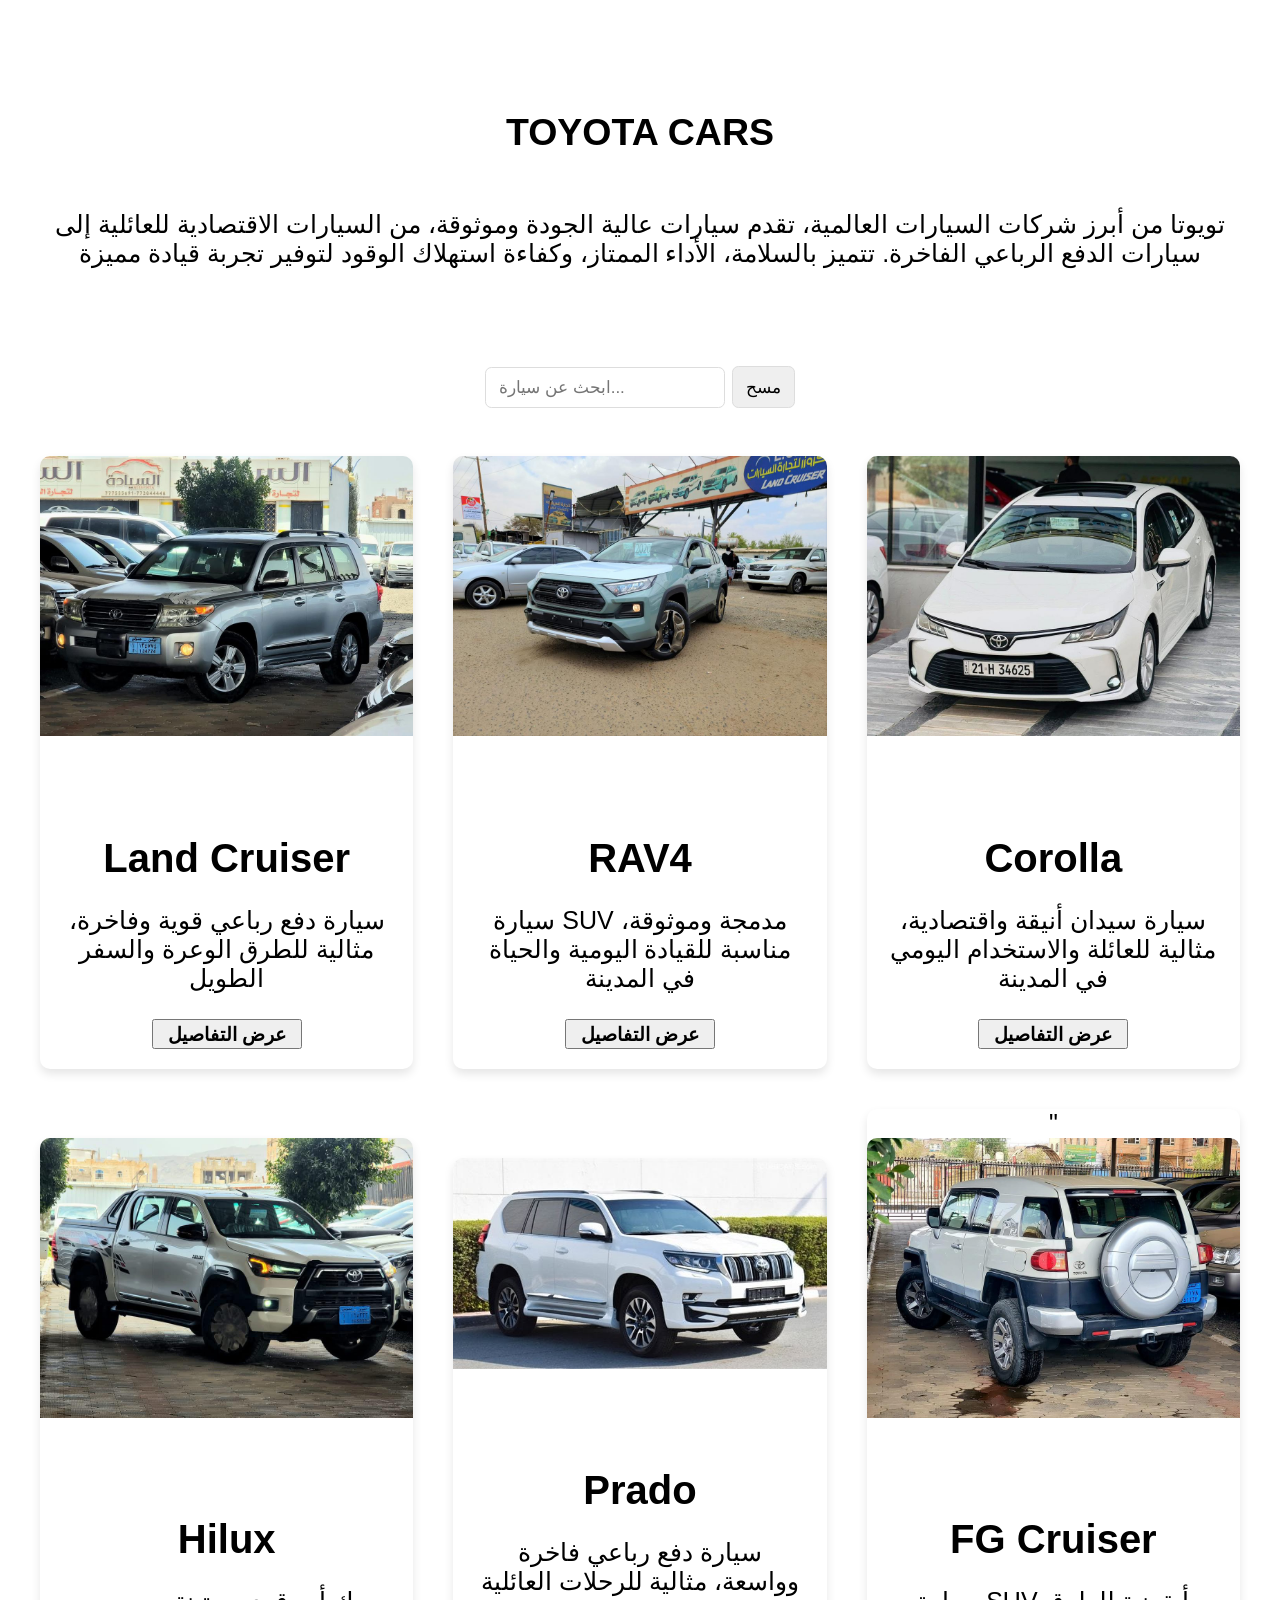
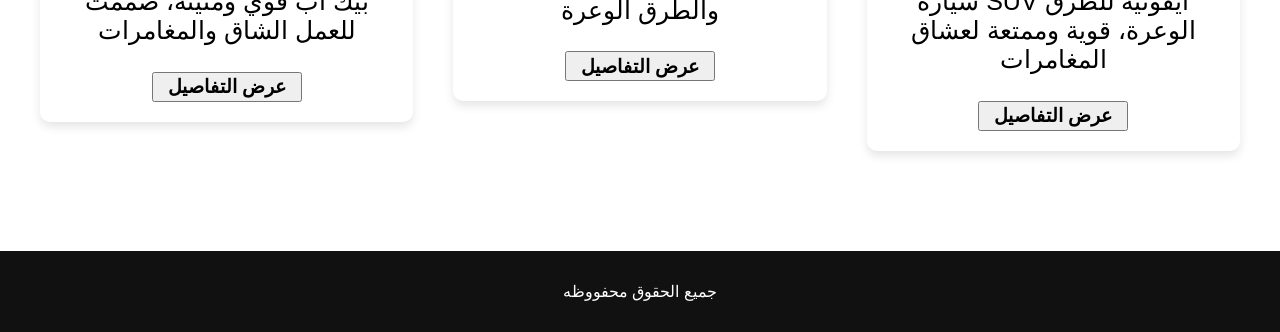
<file: TOYOTA.html>
<!DOCTYPE html>
<html lang="en">
<head>
    <meta charset="UTF-8">
    <meta name="viewport" content="width=device-width, initial-scale=1.0">
    <title>Document</title>
    <link rel="stylesheet" href="index.html">
    <link rel="stylesheet" href="style.css">
</head>
<body>
    

<section class="products" id="products">
            <div class="products-title">
            <h2>TOYOTA CARS</h2>
            <p class="products-p">تويوتا من أبرز شركات السيارات العالمية، تقدم سيارات عالية الجودة وموثوقة، من السيارات الاقتصادية للعائلية إلى سيارات الدفع الرباعي الفاخرة. تتميز بالسلامة، الأداء الممتاز، وكفاءة استهلاك الوقود لتوفير تجربة قيادة مميزة</p>
        </div>
    

<div class="search-bar">
  <input id="searchInput" type="text" placeholder="ابحث عن سيارة...">
  <button id="clearBtn">مسح</button>
</div>


    <div class="product-container">

        <div class="product-card"
     
            data-name="Land Cruiser"
            data-img-front="img/TOYOTA/لاند كروز داخلي.png"
            data-img-back="img/TOYOTA/2لاند كروز داخلي.png"
            data-specs="تايوتا 2015  محرك اقتصادي وعملي.

مقصورة داخلية مريحة ومساحة جيدة.

صيانة سهلة وتوفر قطع الغيار.

سمعة قوية في التحمل وطول العمر."
            data-price="$15000">
  <img src="img/TOYOTA/1لاند كروز.png">
  <div class="card-body">
    <h4 class="card-title">Land Cruiser</h4>
    <p class="card-content">سيارة دفع رباعي قوية وفاخرة، مثالية للطرق الوعرة والسفر الطويل</p>
    <button class="open-modal">عرض التفاصيل</button>
  </div>
</div>
 

        <div class="product-card"
        
            data-name="RAV4"
            data-img-front="img/TOYOTA/داخلي راف فور.jpg"
            data-img-back="img/TOYOTA/2راف فور.jpg"
           data-specs="تايوتا 2020  محرك اقتصادي وعملي.

مقصورة داخلية مريحة ومساحة جيدة.

صيانة سهلة وتوفر قطع الغيار.

سمعة قوية في التحمل وطول العمر."
            data-price="$15000">
         <img src="img/TOYOTA/راف فور داخلي.jpg">
         <div class="card-body">
         <h4 class="card-title">RAV4</h4> 
         <p class="card-content">سيارة SUV مدمجة وموثوقة، مناسبة للقيادة اليومية والحياة في المدينة</p> 
         <button class="open-modal">عرض التفاصيل</button>
         </div>
        </div>


        <div class="product-card"
           
            data-name="Corolla"
            data-img-front="img/TOYOTA/كورلا داخلي2.jpg"
            data-img-back="img/TOYOTA/كوريلا.jpeg"
            data-specs="تايوتا 2019 محرك اقتصادي وعملي.

مقصورة داخلية مريحة ومساحة جيدة.

صيانة سهلة وتوفر قطع الغيار.

سمعة قوية في التحمل وطول العمر."
            data-price="$15000">

         <img src="img/TOYOTA/2كوريلا.jpeg">
         <div class="card-body">
         <h4 class="card-title">Corolla</h4> 
         <p class="card-content">سيارة سيدان أنيقة واقتصادية، مثالية للعائلة والاستخدام اليومي في المدينة</p> 
         <button class="open-modal">عرض التفاصيل</button>
         </div>
        </div>

        
         <div class="product-card"
            
            data-name="Hilux"
            data-img-front="img/TOYOTA/هلي داخلي3.webp"
            data-img-back="img/TOYOTA/هلي2.webp"
           data-specs="تايوتا 2022 محرك اقتصادي وعملي.

مقصورة داخلية مريحة ومساحة جيدة.

صيانة سهلة وتوفر قطع الغيار.

سمعة قوية في التحمل وطول العمر."
            data-price="$15000">
            
         <img src="img/TOYOTA/هلي2.webp">
         <div class="card-body">
         <h4 class="card-title">Hilux</h4> 
         <p class="card-content">بيك أب قوي ومتينة، صممت للعمل الشاق والمغامرات</p> 
         <button class="open-modal">عرض التفاصيل</button>
         </div>
        </div>


         <div class="product-card"
            
            data-name="Prado"
            data-img-front="img/TOYOTA/داخلي يرادو.jpg"
            data-img-back="img/TOYOTA/يرادو1.jpg"
            data-specs="تايوتا 2018 محرك اقتصادي وعملي.

مقصورة داخلية مريحة ومساحة جيدة.

صيانة سهلة وتوفر قطع الغيار.

سمعة قوية في التحمل وطول العمر."
            data-price="$15000">
         <img src="img/TOYOTA/يرادو.jpg">
         <div class="card-body">
         <h4 class="card-title">Prado</h4> 
         <p class="card-content">سيارة دفع رباعي فاخرة وواسعة، مثالية للرحلات العائلية والطرق الوعرة</p> 
         <button class="open-modal">عرض التفاصيل</button>
         </div>
        </div>


         <div class="product-card"
            
            data-name="FG Cruiser"
            data-img-front="img/TOYOTA/اف جي داخلي.jpg"
            data-img-back="img/TOYOTA/اف جي2.jpg"
           data-specs="تايوتا 2019 محرك اقتصادي وعملي.
 
مقصورة داخلية مريحة ومساحة جيدة.  
 
صيانة سهلة وتوفر قطع الغيار.
 
سمعة قوية في التحمل وطول العمر."
            data-price="$15000">"
         <img src="img/TOYOTA/اف جي2.jpg">
         <div class="card-body">
         <h4 class="card-title">FG Cruiser</h4> 
         <p class="card-content">سيارة SUV أيقونية للطرق الوعرة، قوية وممتعة لعشاق المغامرات</p> 
         <button class="open-modal">عرض التفاصيل</button>
         </div>
        </div>
   
        </div>
    </section>

    <footer>
    <p>جميع الحقوق محفووظه</p>
</footer>


<div id="carModal" class="modal">
  <div class="modal-content">
    <span class="close">&times;</span>
    <h2 id="modalName"></h2>
    <img id="modalFront" width="350">
    <img id="modalBack" width="350">
    <p id="modalSpecs"></p>
    <p id="modalPrice"></p>
  </div>
</div>

<script src="script.js"></script>


</body>
</html>
</file>
<file: style.css>
*{
    padding: 0;
    box-sizing: 0;
}
body{
    margin: 0;
    font-family: Arial, Helvetica, sans-serif;
}
.about{
    height: 1100px;
    font-size: 40px;
    text-align: center;
    background: linear-gradient(rgb(228, 245, 245),rgba(246, 242, 234, 0.261));
}
.servicess{
    
     font-size: 40px;
    text-align: center;
    background: linear-gradient(rgb(220, 255, 255),rgba(248, 253, 253, 0.624));
}
.services{
    height: 1100px;
     font-size: 40px;
    text-align: center;
    background: linear-gradient(rgb(241, 252, 252),rgba(189, 181, 165, 0.436));
}
.navbar{
    display: flex;
    background:linear-gradient(rgb(0, 0, 0),rgba(159, 156, 156, 0.237));
    padding:10px 10px;
    justify-content: space-around;
    align-items: center;
    color: rgb(251, 251, 251);
    height: 80px;
}
.navbar .main-logo{
    font-size: none;
    display: flex;
}
.nav-links{
    list-style: none;
    display: flex;
}
.nav-links li{
    margin-inline: 20px;
    font-size: 17px;
    font-weight: bold;
}
.nav-links a{
    color: rgb(255, 255, 255);
    text-decoration: none;
    margin-bottom: 20px;
    font-size: 20px;
}
.nav-links a:hover{
    text-decoration: underline;
   
}
.main-logo{
    font-size: 45px;
    font-weight: bold;
    color: rgb(234, 227, 227);
    font-family: Georgia, 'Times New Roman', Times, serif;
    text-shadow: 2px 2px 4px rgb(0, 0, 0, 0 ,0.3);
}
.hero{
    position: relative;
    text-align: center;
    background-image:url(img/900.webp);
    height: 90vh;
    display: flex;
    flex-direction: column;
    justify-content: center;
    align-items: center;
    background-size: cover;
    height: 100vh;
    background-position:center ;
    
}
.hero-content{
    background: rgba(0, 0, 0, 0.3);
    margin-top: -125px;
    
}
.hero-content .hero-title{
    font-size: 4em;
    font-weight: bold;
    margin-bottom: 60px;
    color:rgba(255, 255, 255, 0.892)
}
.hero-content .hero-subtitle{
    margin-bottom: 90px;
    font-size: 3em;
    color:rgba(232, 232, 232, 0.892)
}
.hero-content a{
    display: inline-block;
    background-color: rgba(222, 17, 17, 0.827);
    padding: 10px;
    text-decoration: none;
    color: rgb(255, 255, 255);
    border-radius: 5px;
    margin-bottom: 10px;
    font-size: 30px;

}
.hero-content a:hover{
    background-color: rgb(8, 2, 1);
}
.products{
    background-color: rgb(255, 255, 255);
    padding: 80px 20px;
    text-align: center;
    font-size: 25px;
}
.products-p{
    display: inline-block;
    margin-bottom: 50px;
   
}
 .product-container{
    display: grid;
    gap: 40px;
    max-width: 1200px;
    margin: 0 auto;
    grid-template-columns: repeat(3,1fr);
    
 }
 .product-card img{
    width: 400px;
    height: auto;
    object-fit: cover;
    border-top-left-radius: 10px;
     border-top-right-radius: 10px;
     margin-bottom: 20px;
 }
 .product-card .card-body{
    padding: 20px;
 }
 .card-title{
    font-size: 40px;
    font-weight: bold;
    margin-bottom: 20px;
 }
 .product-card{
    background-color: rgb(255, 255, 255);
    border-radius: 10px;
    box-shadow: 0 5px 10px rgba(0, 0, 0, 0.1);
    width: 100%;
    margin: auto;
    min-height: 300px;
    

    
 }
 .card-content{
    font-size: 25px;
 }
 .product-card:hover{
    transform: translateY(-20px);
    box-shadow: 0 8px 16px rgb(0, 0, 0, 0,1);
 }
 .company-link {
  color: #222;           /* اللون الذي تريد */
  text-decoration: none;  /* إزالة الخط السفلي */
  font-weight: bold;      /* إذا تريد الاسم غامق */
  font-size: 30px;        /* حجم الخط */
  transition: color 0.3s; /* تأثير عند المرور */
}


.search-bar {
  
   flex-wrap: wrap;
    align-items: center;
  margin:3rem 0;
  
  
  
}
.search-bar input, .search-bar select, .search-bar button {
  padding: .6rem .8rem;
   border: 1px solid #ddd;
    border-radius: .4rem;
    font-size: 17px;
    
}
.result-count { margin-inline-start: auto; font-size: .9rem; opacity: .8; }
.car-card { transition: transform .2s ease, opacity .2s ease; }
.car-card.hidden { display: none; }

.modal {
  display: none;
  position: fixed;
  inset: 0;
  z-index: 1000;
  left: 0; top: 0;
  width: 100%;
   height: 100%;
  background: rgba(0,0,0,0.7);
   
  font-size: 25px;
  
}
.modal-content {
  background: #fff;
  margin: 10% auto;
  padding: 30px;
  border-radius: 20px;
  width: 30%;
  text-align: center;
  box-shadow: 0 10px 25px rgba(0, 0, 0, 0.3);
  animation: fadeIn 0.4s ease;
}
.close {
  float: right;
  font-size: 22px;
  cursor: pointer;
  background-color: red;
  width: 40px;
  border-radius: 7px;

}
.open-modal{
    width: 150px;
    height: 30px;
    font-size: 19px;
    font-weight: bold;
    
    
}




 footer {
    background-color: #111;
   
    color: white;

    text-align: center;
  
    padding: 15px;
   
    margin-top: 20px;
   
}
img{
max-width: 100%;
height: auto;

}
</file>
